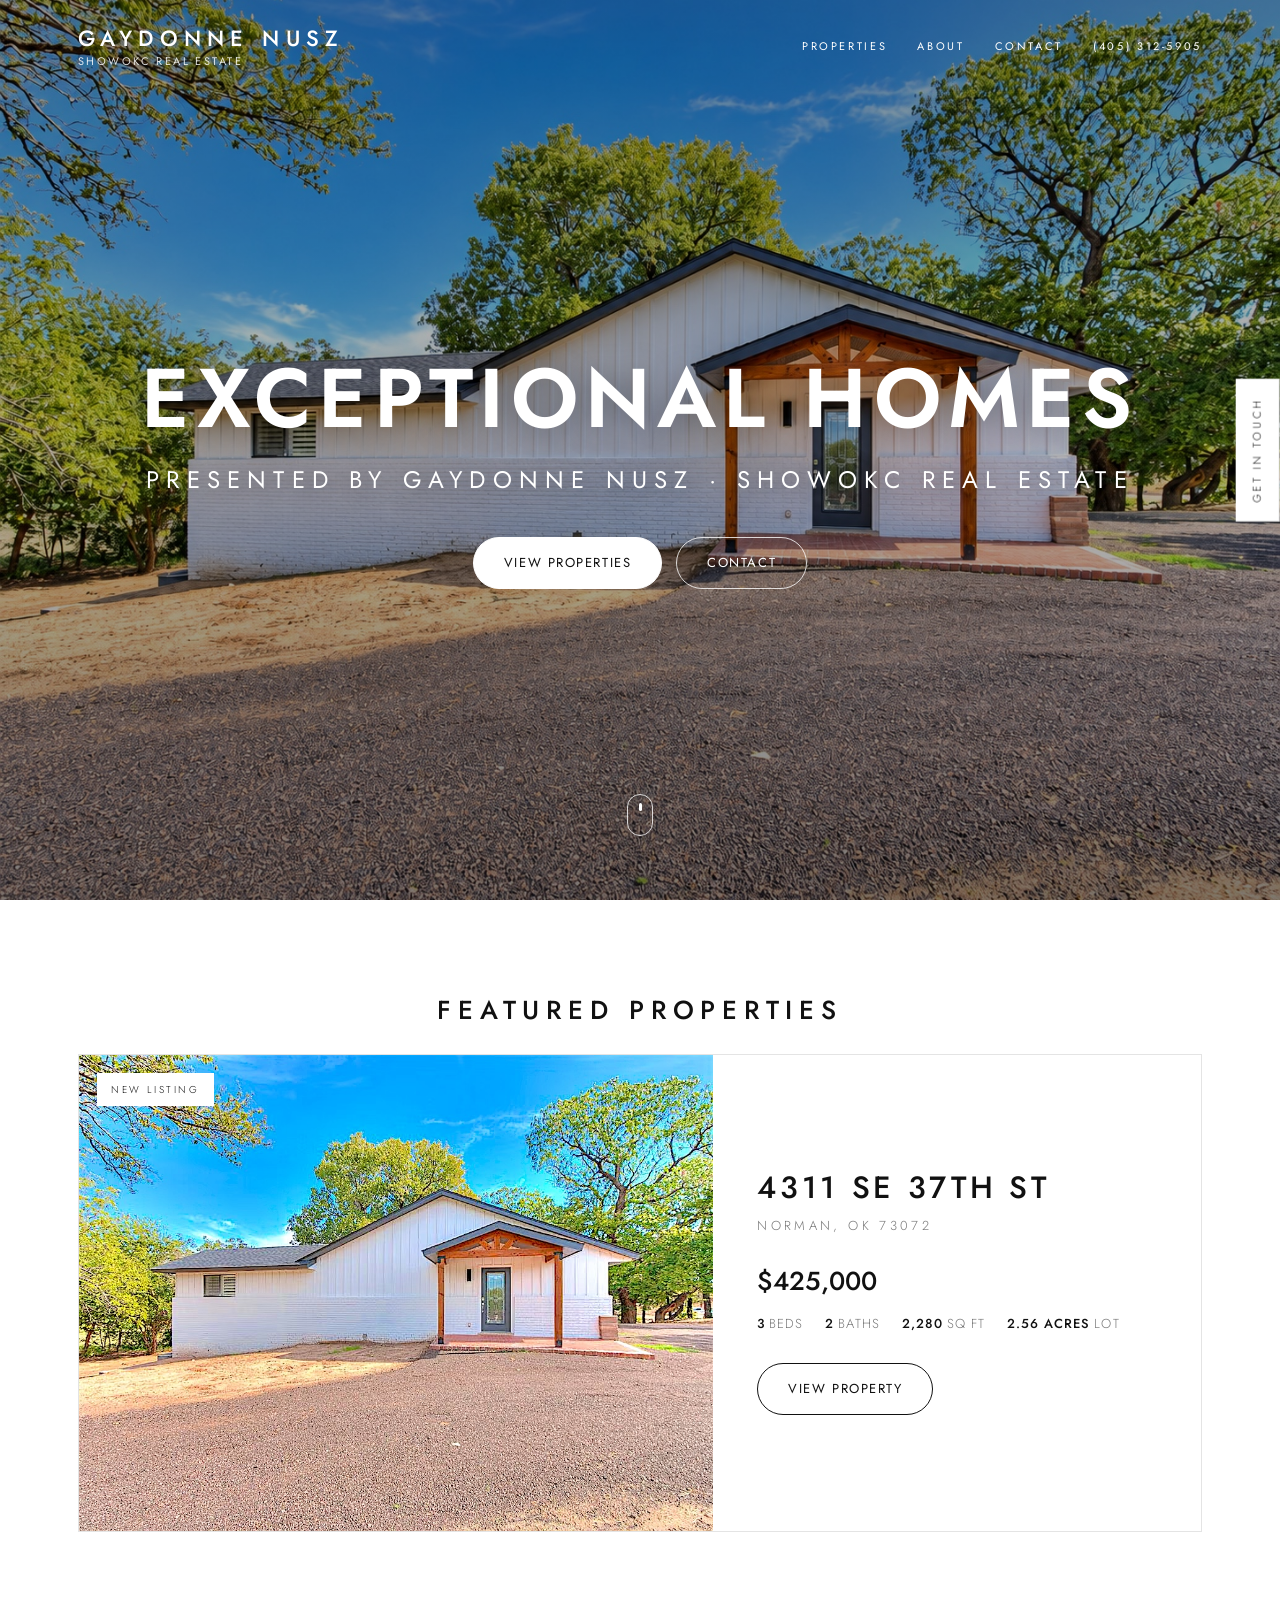
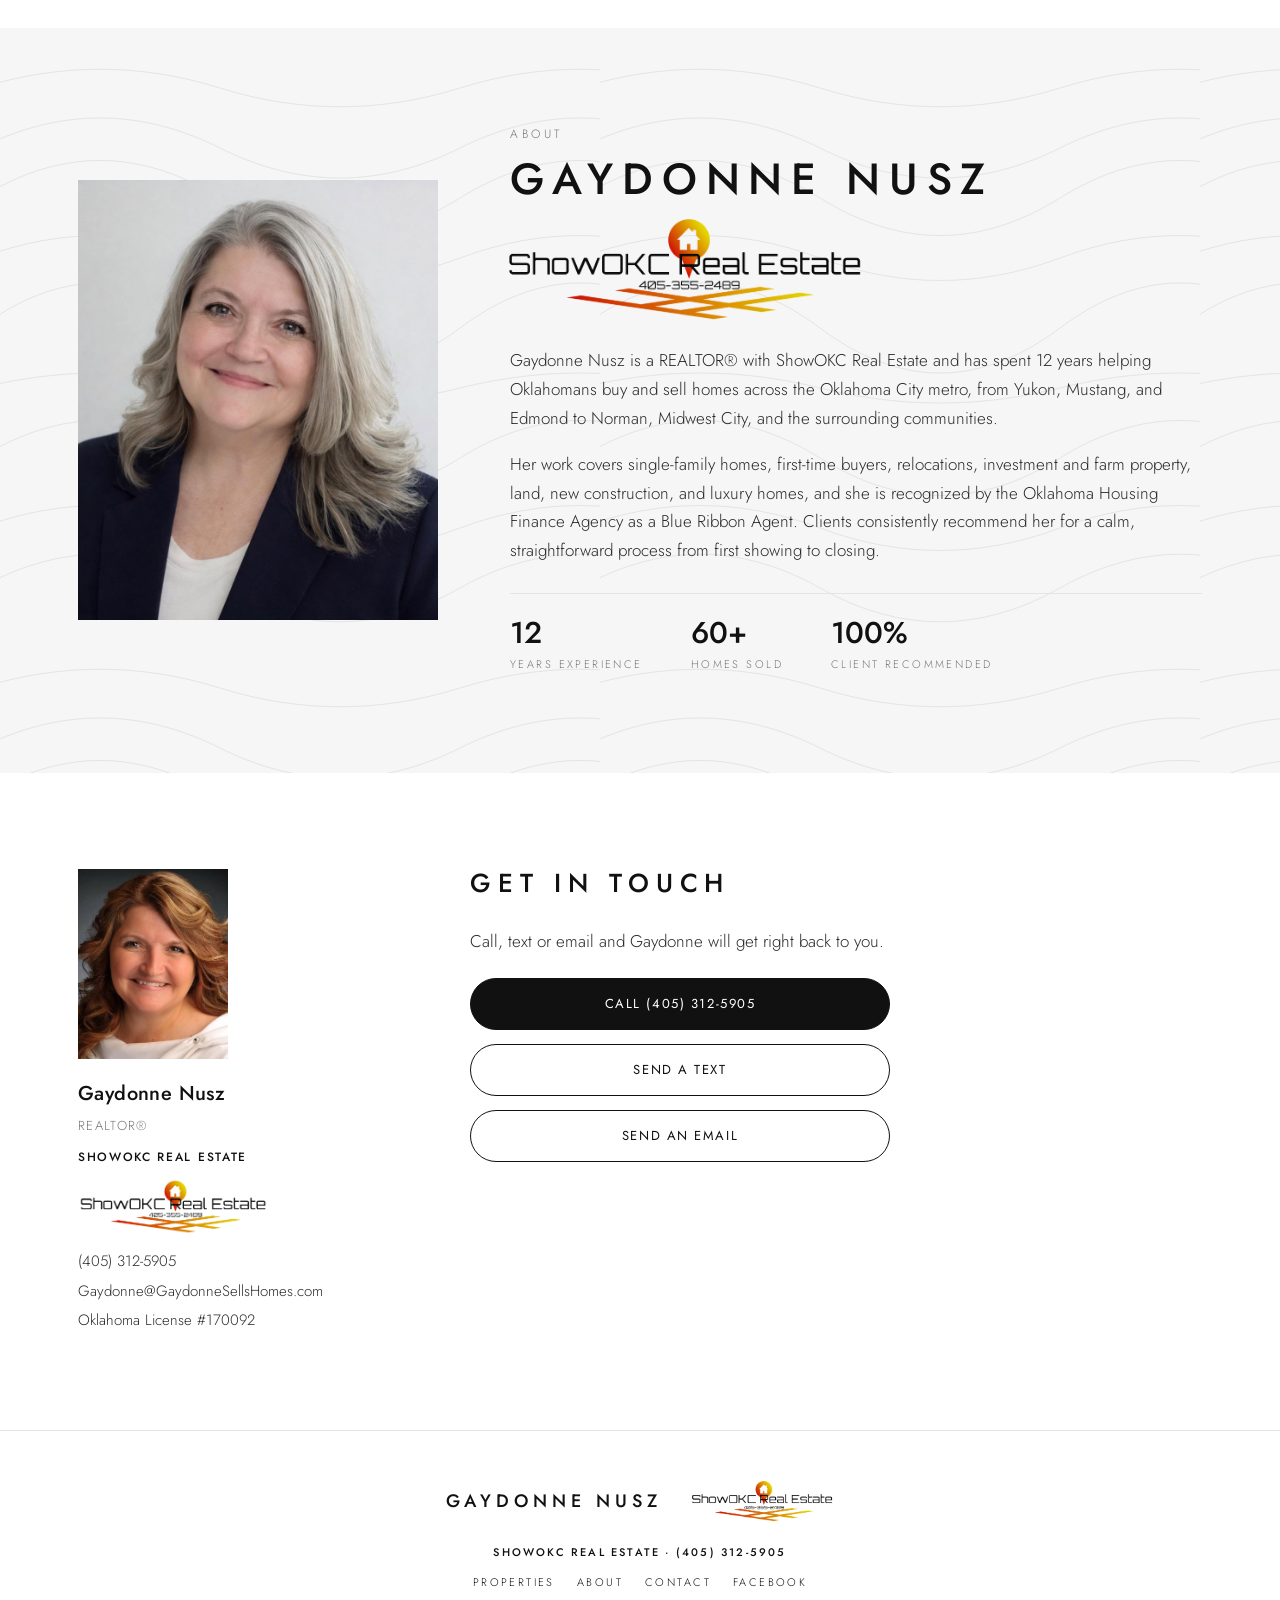
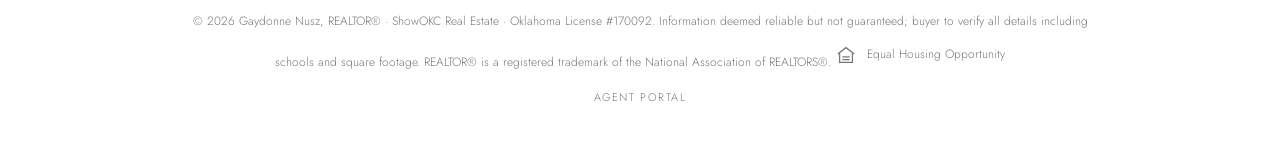
<file: index.html>
<!doctype html>
<html lang="en">
<head>
  <meta charset="utf-8">
  <meta name="viewport" content="width=device-width, initial-scale=1">
  <title>Gaydonne Sells Homes</title>
  <link rel="icon" href="favicon.svg" type="image/svg+xml">
  <link rel="icon" href="favicon-32.png" sizes="32x32" type="image/png">
  <link rel="apple-touch-icon" href="apple-touch-icon.png">
  <meta name="description" content="Homes for sale across the Oklahoma City metro, presented by Gaydonne Nusz, REALTOR® with ShowOKC Real Estate.">
  <meta name="theme-color" content="#ffffff">
  <meta property="og:type" content="website">
  <meta property="og:title" content="Gaydonne Nusz | ShowOKC Real Estate">
  <meta property="og:description" content="Exceptional homes for sale across the Oklahoma City metro. Showings by appointment.">
  <meta property="og:url" content="https://gaydonnesellshomes.com/">
  <meta property="og:image" content="https://gaydonnesellshomes.com/images/norman/hero-kitchen-hq.jpg">
  <meta name="twitter:card" content="summary_large_image">
  <link rel="preconnect" href="https://fonts.googleapis.com">
  <link href="https://fonts.googleapis.com/css2?family=Jost:wght@300;400;500;600&display=swap" rel="stylesheet">
  <link rel="stylesheet" href="styles.css">
</head>
<body>
<header class="nav">
  <div class="container nav__inner">
    <a class="brand" href="index.html">
      <span class="brand__name">Gaydonne Nusz</span>
      <span class="brand__sub">ShowOKC Real Estate</span>
    </a>
    <nav class="nav__links" id="menu"><a href="#properties">Properties</a><a href="#about">About</a><a href="#contact">Contact</a><a href="tel:+14053125905">(405) 312-5905</a></nav>
    <button class="nav__toggle" aria-label="Menu" aria-expanded="false" aria-controls="menu"><svg viewBox="0 0 24 24"><path d="M3 7h18M3 12h18M3 17h18"/></svg></button>
  </div>
</header>

<section class="hero" id="top">
  <img class="hero__img" src="images/hero-front-hq.jpg" alt="">
  <div class="hero__content">
    <h1 class="hero__title">Exceptional Homes</h1>
    <div class="hero__sub">Presented by Gaydonne Nusz · ShowOKC Real Estate</div>
    <div class="hero__actions"><a class="btn btn--white" href="#properties">View Properties</a><a class="btn btn--ghost-light" href="#contact">Contact</a></div>
  </div>
  <div class="hero__scroll" aria-hidden="true"></div>
</section>

<section class="section" id="properties">
  <div class="container">
    <h2 class="h2 h2--center">Featured Properties</h2>
    <div class="properties">
      <article class="property">
        <a class="property__media" href="4311/">
          <img src="images/norman/03.jpg" alt="4311 SE 37th St, Norman" loading="lazy">
          <span class="tag">New Listing</span>
        </a>
        <div class="property__body">
          <h3 class="property__addr">4311 SE 37th St</h3>
          <div class="property__city">Norman, OK 73072</div>
          <div class="property__price">$425,000</div>
          <div class="specs"><span><b>3</b>beds</span><span><b>2</b>baths</span><span><b>2,280</b>sq ft</span><span><b>2.56 acres</b>lot</span></div>
          
          <a class="btn btn--outline property__link" href="4311/">View Property</a>
        </div>
      </article>
    </div>
  </div>
</section>

<section class="section section--topo" id="about">
  <div class="container about">
    <img class="about__img" src="images/agent.jpg" alt="Gaydonne Nusz">
    <div>
      <div class="eyebrow">About</div>
      <h2>Gaydonne Nusz</h2>
      <img class="about__brokerage" src="images/brand/showokc-logo.png" alt="ShowOKC Real Estate, (405) 355-2489">
      <p>Gaydonne Nusz is a REALTOR® with ShowOKC Real Estate and has spent 12 years helping Oklahomans buy and sell homes across the Oklahoma City metro, from Yukon, Mustang, and Edmond to Norman, Midwest City, and the surrounding communities.</p><p>Her work covers single-family homes, first-time buyers, relocations, investment and farm property, land, new construction, and luxury homes, and she is recognized by the Oklahoma Housing Finance Agency as a Blue Ribbon Agent. Clients consistently recommend her for a calm, straightforward process from first showing to closing.</p>
      <div class="stats"><div class="stat"><b>12</b><span>Years experience</span></div><div class="stat"><b>60+</b><span>Homes sold</span></div><div class="stat"><b>100%</b><span>Client recommended</span></div></div>
    </div>
  </div>
</section>

<section class="section " id="contact">
  <div class="container contact">
    <div class="agent">
      <img class="agent__photo" src="images/agent-contact.jpg" alt="Gaydonne Nusz">
      <b>Gaydonne Nusz</b>
      <span class="agent__role">REALTOR®</span>
      <span class="agent__brokerage">ShowOKC Real Estate</span>
      <img class="agent__logo" src="images/brand/showokc-logo.png" alt="ShowOKC Real Estate, (405) 355-2489">
      <a href="tel:+14053125905">(405) 312-5905</a>
      <a href="mailto:Gaydonne@GaydonneSellsHomes.com">Gaydonne@GaydonneSellsHomes.com</a>
      <span>Oklahoma License #170092</span>
    </div>
    <div>
      <h2 class="h2">Get in touch</h2>
      <p class="contact__intro">Call, text or email and Gaydonne will get right back to you.</p>
      <div class="contact__buttons">
        <a class="btn btn--block" href="tel:+14053125905">Call (405) 312-5905</a>
        <a class="btn btn--outline btn--block" href="sms:+14053125905?&body=Hi%20Gaydonne%2C%20I%27d%20like%20to%20talk%20about%20buying%20or%20selling%20a%20home.">Send a Text</a>
        <a class="btn btn--outline btn--block" href="mailto:Gaydonne@GaydonneSellsHomes.com?subject=Website%20inquiry">Send an Email</a>
      </div>
    </div>
  </div>
</section>
<footer class="footer">
  <div class="container">
    <div class="footer__brand">
      <span class="footer__name">Gaydonne Nusz</span>
      <img class="footer__logo" src="images/brand/showokc-logo.png" alt="ShowOKC Real Estate">
    </div>
    <div class="footer__brokerage">ShowOKC Real Estate · <a href="tel:+14053125905">(405) 312-5905</a></div>
    <div class="footer__links"><a href="index.html#properties">Properties</a><a href="index.html#about">About</a><a href="index.html#contact">Contact</a><a href="https://www.facebook.com/nuszrealty">Facebook</a></div>
    <div class="footer__legal">© 2026 Gaydonne Nusz, REALTOR® · ShowOKC Real Estate · Oklahoma License #170092. Information deemed reliable but not guaranteed; buyer to verify all details including schools and square footage. REALTOR® is a registered trademark of the National Association of REALTORS®.
      <div class="eho"><svg viewBox="0 0 24 24"><path d="m3 11 9-7 9 7"/><path d="M5 10v10h14V10"/><path d="M8 14h8M8 17h8"/></svg> Equal Housing Opportunity</div>
      <div class="footer__portal"><a href="portal/" rel="nofollow">Agent Portal</a></div></div>
  </div>
</footer>

<a class="tour-tab" href="#contact">Get in touch</a>
<script src="site.js"></script>
</body>
</html>
</file>
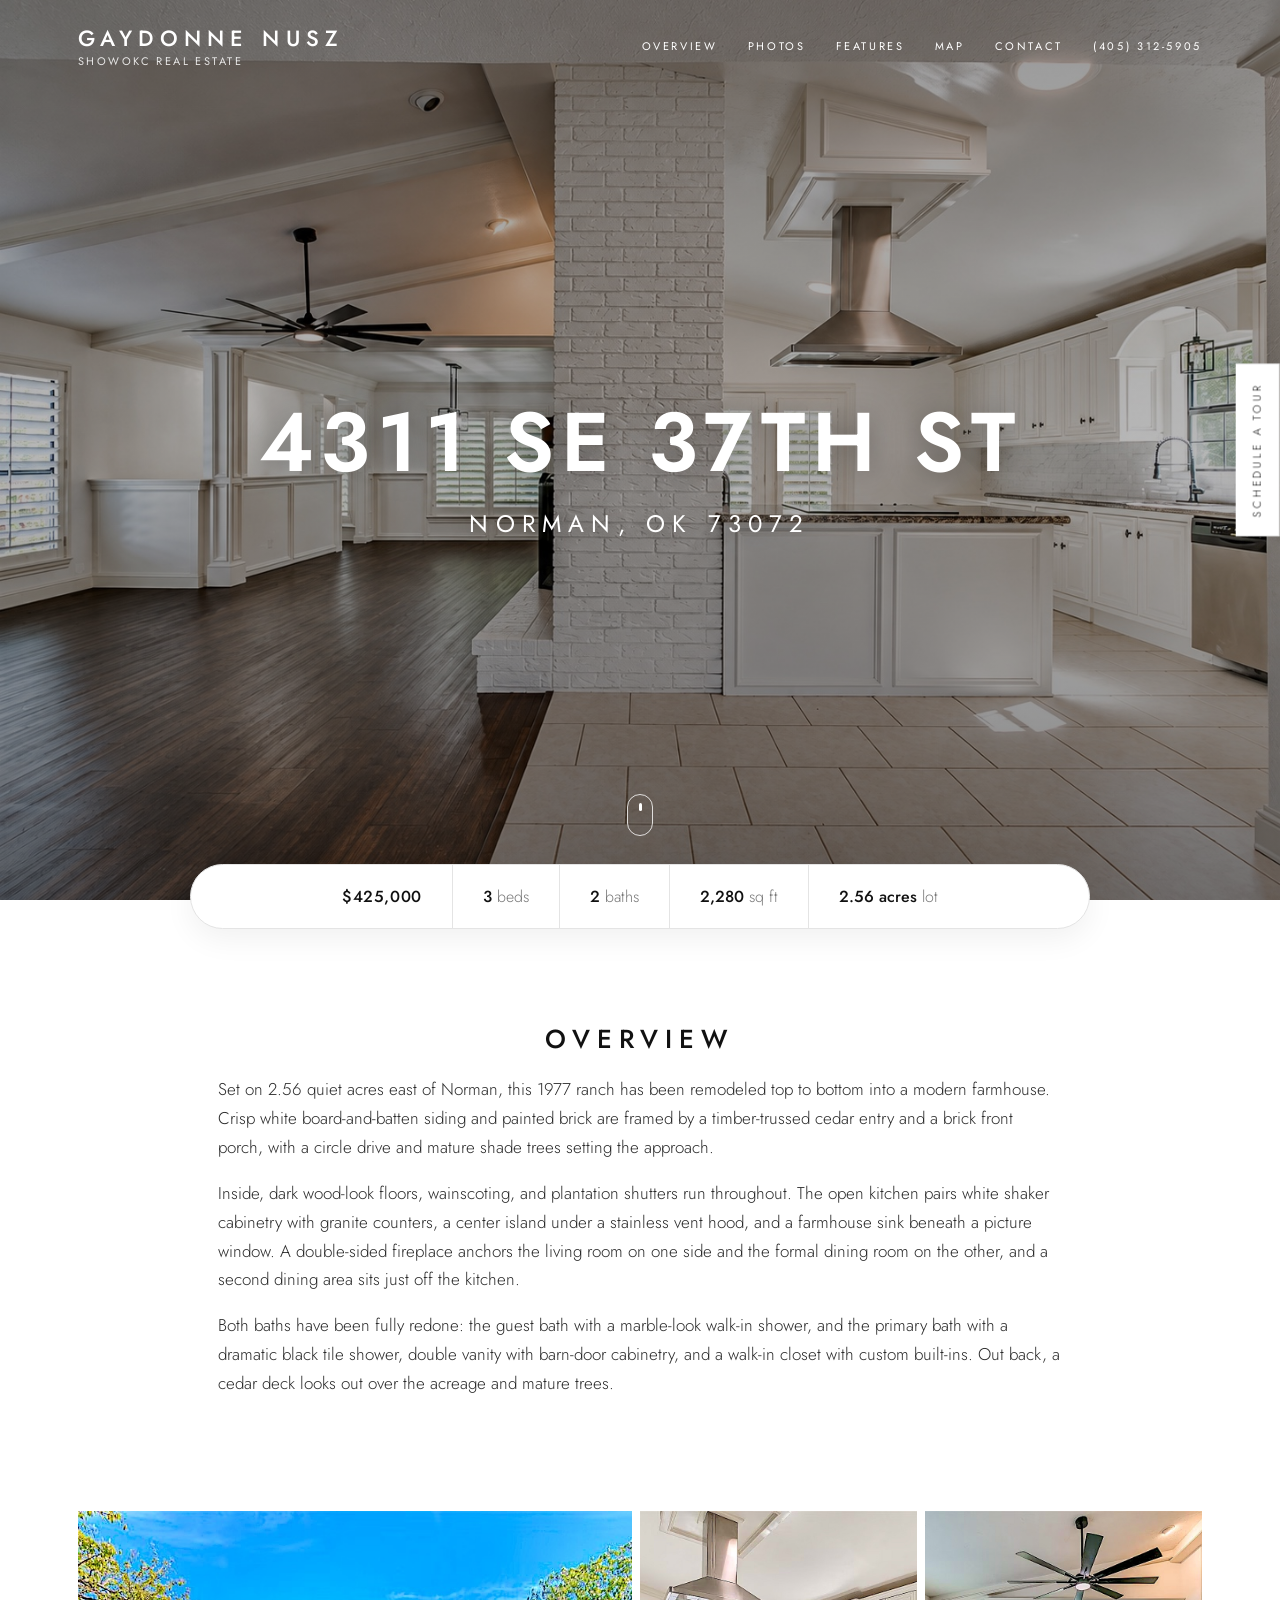
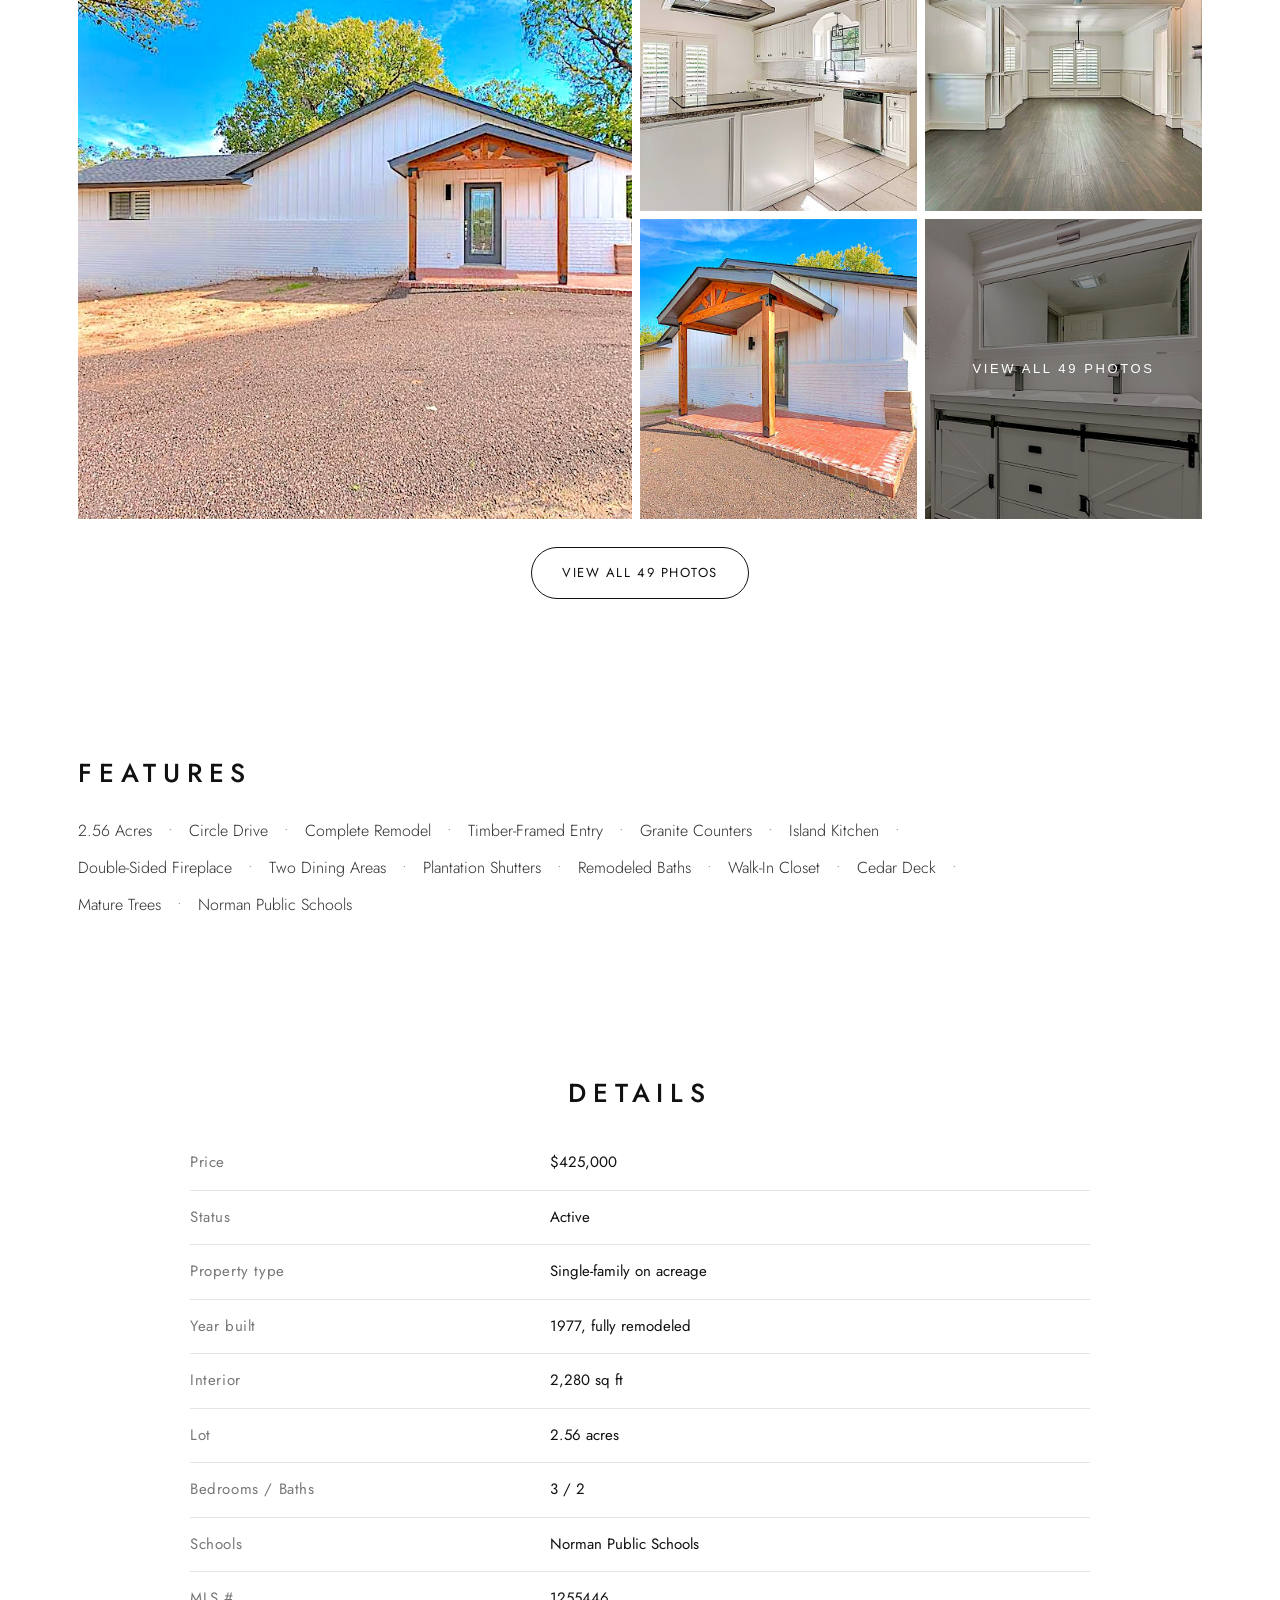
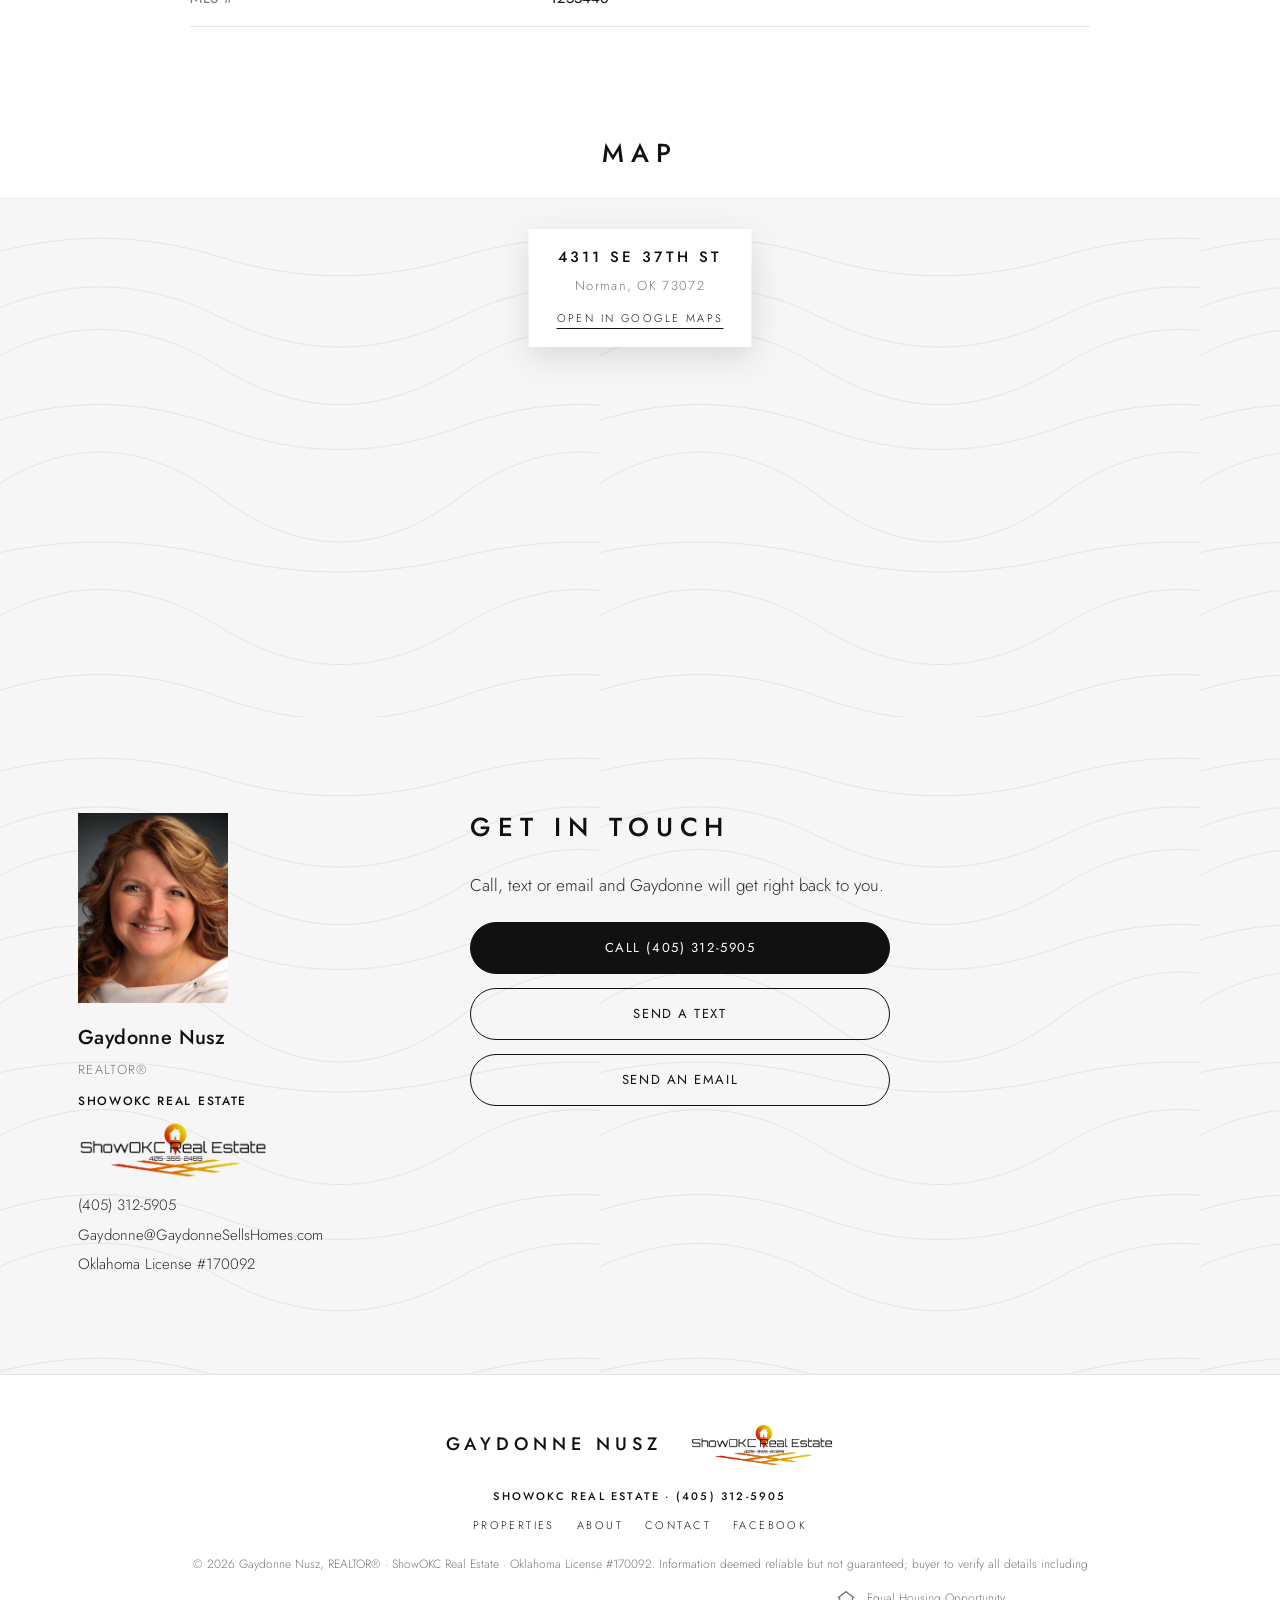
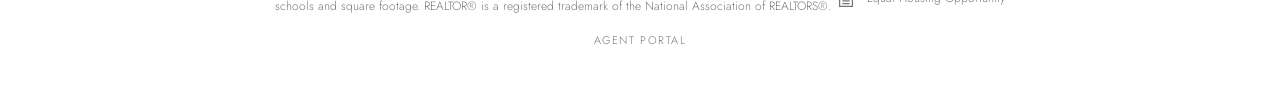
<file: 4311/index.html>
<!doctype html>
<html lang="en">
<head>
  <meta charset="utf-8">
  <meta name="viewport" content="width=device-width, initial-scale=1">
  <title>4311 SE 37th St | Gaydonne Sells Homes</title>
  <link rel="icon" href="../favicon.svg" type="image/svg+xml">
  <link rel="icon" href="../favicon-32.png" sizes="32x32" type="image/png">
  <link rel="apple-touch-icon" href="../apple-touch-icon.png">
  <meta name="description" content="3 bed, 2 bath, 2,280 sq ft on 2.56 acres in Norman, OK. Set on 2.56 quiet acres east of Norman, this 1977 ranch has been remodeled top to bottom into a modern farmhouse. Crisp white board-and-batt…">
  <meta name="theme-color" content="#ffffff">
  <meta property="og:type" content="website">
  <meta property="og:title" content="4311 SE 37th St, Norman — $425,000">
  <meta property="og:description" content="3 bed · 2 bath · 2,280 sq ft · 2.56 acres. Showings by appointment.">
  <meta property="og:url" content="https://gaydonnesellshomes.com/4311/">
  <meta property="og:image" content="https://gaydonnesellshomes.com/images/norman/hero-kitchen-hq.jpg">
  <meta name="twitter:card" content="summary_large_image">
  <link rel="preconnect" href="https://fonts.googleapis.com">
  <link href="https://fonts.googleapis.com/css2?family=Jost:wght@300;400;500;600&display=swap" rel="stylesheet">
  <link rel="stylesheet" href="../styles.css">
</head>
<body>
<header class="nav">
  <div class="container nav__inner">
    <a class="brand" href="../index.html">
      <span class="brand__name">Gaydonne Nusz</span>
      <span class="brand__sub">ShowOKC Real Estate</span>
    </a>
    <nav class="nav__links" id="menu"><a href="#overview">Overview</a><a href="#photos">Photos</a><a href="#features">Features</a><a href="#map">Map</a><a href="#contact">Contact</a><a href="tel:+14053125905">(405) 312-5905</a></nav>
    <button class="nav__toggle" aria-label="Menu" aria-expanded="false" aria-controls="menu"><svg viewBox="0 0 24 24"><path d="M3 7h18M3 12h18M3 17h18"/></svg></button>
  </div>
</header>

<section class="hero" id="top">
  <img class="hero__img" src="../images/norman/hero-kitchen-hq.jpg" alt="4311 SE 37th St, Norman, OK 73072">
  <div class="hero__content">
    
    <h1 class="hero__title">4311 SE 37th St</h1>
    <div class="hero__sub">Norman, OK 73072</div>
  </div>
  <div class="hero__scroll" aria-hidden="true"></div>
</section>

<div class="container">
  <div class="statbar">
    <div class="statbar__price">$425,000</div>
    <div>3<span>beds</span></div>
    <div>2<span>baths</span></div>
    <div>2,280<span>sq ft</span></div>
    <div>2.56 acres<span>lot</span></div>
  </div>
</div>

<section class="section" id="overview">
  <div class="container overview">
    <h2 class="h2">Overview</h2>
    
    <p>Set on 2.56 quiet acres east of Norman, this 1977 ranch has been remodeled top to bottom into a modern farmhouse. Crisp white board-and-batten siding and painted brick are framed by a timber-trussed cedar entry and a brick front porch, with a circle drive and mature shade trees setting the approach.</p><p>Inside, dark wood-look floors, wainscoting, and plantation shutters run throughout. The open kitchen pairs white shaker cabinetry with granite counters, a center island under a stainless vent hood, and a farmhouse sink beneath a picture window. A double-sided fireplace anchors the living room on one side and the formal dining room on the other, and a second dining area sits just off the kitchen.</p><p>Both baths have been fully redone: the guest bath with a marble-look walk-in shower, and the primary bath with a dramatic black tile shower, double vanity with barn-door cabinetry, and a walk-in closet with custom built-ins. Out back, a cedar deck looks out over the acreage and mature trees.</p>
    
  </div>
</section>

<section class="section section--tight" id="photos" style="padding-top:0">
  <div class="container">
    <div class="mosaic">
      <button type="button" data-open-photo="0" aria-label="Front elevation"><img src="../images/norman/03.jpg" alt="Front elevation" loading="lazy"></button>
      <button type="button" data-open-photo="14" aria-label="Kitchen island with vent hood"><img src="../images/norman/12.jpg" alt="Kitchen island with vent hood" loading="lazy"></button>
      <button type="button" data-open-photo="21" aria-label="Living room fireplace"><img src="../images/norman/19.jpg" alt="Living room fireplace" loading="lazy"></button>
      <button type="button" data-open-photo="1" aria-label="Timber-framed entry"><img src="../images/norman/43.jpg" alt="Timber-framed entry" loading="lazy"></button>
      <button type="button" data-open-photo="43" aria-label="Primary bath double vanity"><img src="../images/norman/41.jpg" alt="Primary bath double vanity" loading="lazy"><span class="mosaic__more">View all 49 photos</span></button>
      </div>
    <div class="photos__cta"><button class="btn btn--outline" type="button" data-open-photo="0">View all 49 photos</button></div>
  </div>
</section>
<template id="photo-list"><li data-full="../images/norman/03.jpg" data-thumb="../images/norman/thumbs/03.jpg" data-alt="Front elevation"></li><li data-full="../images/norman/43.jpg" data-thumb="../images/norman/thumbs/43.jpg" data-alt="Timber-framed entry"></li><li data-full="../images/norman/01.jpg" data-thumb="../images/norman/thumbs/01.jpg" data-alt="Covered front porch"></li><li data-full="../images/norman/04.jpg" data-thumb="../images/norman/thumbs/04.jpg" data-alt="Side elevation and deck"></li><li data-full="../images/norman/05.jpg" data-thumb="../images/norman/thumbs/05.jpg" data-alt="Cedar deck"></li><li data-full="../images/norman/06.jpg" data-thumb="../images/norman/thumbs/06.jpg" data-alt="Cedar deck"></li><li data-full="../images/norman/44.jpg" data-thumb="../images/norman/thumbs/44.jpg" data-alt="Deck with tree canopy"></li><li data-full="../images/norman/45.jpg" data-thumb="../images/norman/thumbs/45.jpg" data-alt="Deck overlooking the acreage"></li><li data-full="../images/norman/07.jpg" data-thumb="../images/norman/thumbs/07.jpg" data-alt="Rear elevation"></li><li data-full="../images/norman/46.jpg" data-thumb="../images/norman/thumbs/46.jpg" data-alt="Rear of the home under mature trees"></li><li data-full="../images/norman/08.jpg" data-thumb="../images/norman/thumbs/08.jpg" data-alt="Front of the home from the drive"></li><li data-full="../images/norman/09.jpg" data-thumb="../images/norman/thumbs/09.jpg" data-alt="Entry"></li><li data-full="../images/norman/10.jpg" data-thumb="../images/norman/thumbs/10.jpg" data-alt="Kitchen and living area"></li><li data-full="../images/norman/11.jpg" data-thumb="../images/norman/thumbs/11.jpg" data-alt="Open kitchen"></li><li data-full="../images/norman/12.jpg" data-thumb="../images/norman/thumbs/12.jpg" data-alt="Kitchen island with vent hood"></li><li data-full="../images/norman/13.jpg" data-thumb="../images/norman/thumbs/13.jpg" data-alt="Kitchen"></li><li data-full="../images/norman/14.jpg" data-thumb="../images/norman/thumbs/14.jpg" data-alt="Farmhouse sink with window"></li><li data-full="../images/norman/15.jpg" data-thumb="../images/norman/thumbs/15.jpg" data-alt="Kitchen cabinetry"></li><li data-full="../images/norman/16.jpg" data-thumb="../images/norman/thumbs/16.jpg" data-alt="Range and cabinetry"></li><li data-full="../images/norman/17.jpg" data-thumb="../images/norman/thumbs/17.jpg" data-alt="Built-in pantry"></li><li data-full="../images/norman/18.jpg" data-thumb="../images/norman/thumbs/18.jpg" data-alt="Living room"></li><li data-full="../images/norman/19.jpg" data-thumb="../images/norman/thumbs/19.jpg" data-alt="Living room fireplace"></li><li data-full="../images/norman/20.jpg" data-thumb="../images/norman/thumbs/20.jpg" data-alt="Living room"></li><li data-full="../images/norman/21.jpg" data-thumb="../images/norman/thumbs/21.jpg" data-alt="Living room with plantation shutters"></li><li data-full="../images/norman/22.jpg" data-thumb="../images/norman/thumbs/22.jpg" data-alt="Living room"></li><li data-full="../images/norman/23.jpg" data-thumb="../images/norman/thumbs/23.jpg" data-alt="Double-sided fireplace"></li><li data-full="../images/norman/24.jpg" data-thumb="../images/norman/thumbs/24.jpg" data-alt="Dining room"></li><li data-full="../images/norman/25.jpg" data-thumb="../images/norman/thumbs/25.jpg" data-alt="Second dining area"></li><li data-full="../images/norman/26.jpg" data-thumb="../images/norman/thumbs/26.jpg" data-alt="Hallway"></li><li data-full="../images/norman/27.jpg" data-thumb="../images/norman/thumbs/27.jpg" data-alt="Guest bath shower"></li><li data-full="../images/norman/28.jpg" data-thumb="../images/norman/thumbs/28.jpg" data-alt="Guest bath vanity"></li><li data-full="../images/norman/29.jpg" data-thumb="../images/norman/thumbs/29.jpg" data-alt="Marble-look walk-in shower"></li><li data-full="../images/norman/30.jpg" data-thumb="../images/norman/thumbs/30.jpg" data-alt="Bedroom"></li><li data-full="../images/norman/31.jpg" data-thumb="../images/norman/thumbs/31.jpg" data-alt="Bedroom"></li><li data-full="../images/norman/32.jpg" data-thumb="../images/norman/thumbs/32.jpg" data-alt="Fireplace room"></li><li data-full="../images/norman/33.jpg" data-thumb="../images/norman/thumbs/33.jpg" data-alt="Staircase"></li><li data-full="../images/norman/34.jpg" data-thumb="../images/norman/thumbs/34.jpg" data-alt="Room with fireplace"></li><li data-full="../images/norman/35.jpg" data-thumb="../images/norman/thumbs/35.jpg" data-alt="Bedroom"></li><li data-full="../images/norman/36.jpg" data-thumb="../images/norman/thumbs/36.jpg" data-alt="Bedroom"></li><li data-full="../images/norman/37.jpg" data-thumb="../images/norman/thumbs/37.jpg" data-alt="Bedroom"></li><li data-full="../images/norman/38.jpg" data-thumb="../images/norman/thumbs/38.jpg" data-alt="Bedroom"></li><li data-full="../images/norman/39.jpg" data-thumb="../images/norman/thumbs/39.jpg" data-alt="Walk-in closet"></li><li data-full="../images/norman/40.jpg" data-thumb="../images/norman/thumbs/40.jpg" data-alt="Primary bath"></li><li data-full="../images/norman/41.jpg" data-thumb="../images/norman/thumbs/41.jpg" data-alt="Primary bath double vanity"></li><li data-full="../images/norman/42.jpg" data-thumb="../images/norman/thumbs/42.jpg" data-alt="Primary bath shower"></li><li data-full="../images/norman/02.jpg" data-thumb="../images/norman/thumbs/02.jpg" data-alt="Aerial view"></li><li data-full="../images/norman/47.jpg" data-thumb="../images/norman/thumbs/47.jpg" data-alt="Aerial of the 2.56 acres"></li><li data-full="../images/norman/48.jpg" data-thumb="../images/norman/thumbs/48.jpg" data-alt="Aerial with circle drive"></li><li data-full="../images/norman/49.jpg" data-thumb="../images/norman/thumbs/49.jpg" data-alt="Aerial"></li></template>

<section class="section" id="features">
  <div class="container">
    <h2 class="h2">Features</h2>
    <ul class="features"><li>2.56 Acres</li><li>Circle Drive</li><li>Complete Remodel</li><li>Timber-Framed Entry</li><li>Granite Counters</li><li>Island Kitchen</li><li>Double-Sided Fireplace</li><li>Two Dining Areas</li><li>Plantation Shutters</li><li>Remodeled Baths</li><li>Walk-In Closet</li><li>Cedar Deck</li><li>Mature Trees</li><li>Norman Public Schools</li></ul>
  </div>
</section>



<section class="section section--tight" id="details">
  <div class="container">
    <h2 class="h2 h2--center">Details</h2>
    <table class="details"><tr><th>Price</th><td>$425,000</td></tr><tr><th>Status</th><td>Active</td></tr><tr><th>Property type</th><td>Single-family on acreage</td></tr><tr><th>Year built</th><td>1977, fully remodeled</td></tr><tr><th>Interior</th><td>2,280 sq ft</td></tr><tr><th>Lot</th><td>2.56 acres</td></tr><tr><th>Bedrooms / Baths</th><td>3 / 2</td></tr><tr><th>Schools</th><td>Norman Public Schools</td></tr><tr><th>MLS #</th><td>1255446</td></tr></table>
  </div>
</section>

<section id="map">
  <div class="container"><h2 class="h2 h2--center" style="padding-top:48px">Map</h2></div>
  <div class="map">
    <div class="map__card"><b>4311 SE 37th St</b><span>Norman, OK 73072</span><br><a href="https://www.google.com/maps/search/?api=1&query=4311+SE+37th+St,+Norman,+OK+73072" target="_blank" rel="noopener">Open in Google Maps</a></div>
    <iframe loading="lazy" referrerpolicy="no-referrer-when-downgrade" title="Map of 4311 SE 37th St, Norman, OK 73072" src="https://www.google.com/maps?q=4311+SE+37th+St,+Norman,+OK+73072&z=14&output=embed"></iframe>
  </div>
</section>

<section class="section section--topo" id="contact">
  <div class="container contact">
    <div class="agent">
      <img class="agent__photo" src="../images/agent-contact.jpg" alt="Gaydonne Nusz">
      <b>Gaydonne Nusz</b>
      <span class="agent__role">REALTOR®</span>
      <span class="agent__brokerage">ShowOKC Real Estate</span>
      <img class="agent__logo" src="../images/brand/showokc-logo.png" alt="ShowOKC Real Estate, (405) 355-2489">
      <a href="tel:+14053125905">(405) 312-5905</a>
      <a href="mailto:Gaydonne@GaydonneSellsHomes.com">Gaydonne@GaydonneSellsHomes.com</a>
      <span>Oklahoma License #170092</span>
    </div>
    <div>
      <h2 class="h2">Get in touch</h2>
      <p class="contact__intro">Call, text or email and Gaydonne will get right back to you.</p>
      <div class="contact__buttons">
        <a class="btn btn--block" href="tel:+14053125905">Call (405) 312-5905</a>
        <a class="btn btn--outline btn--block" href="sms:+14053125905?&body=Hi%20Gaydonne%2C%20I%27d%20like%20to%20schedule%20a%20tour%20of%204311%20SE%2037th%20St.">Send a Text</a>
        <a class="btn btn--outline btn--block" href="mailto:Gaydonne@GaydonneSellsHomes.com?subject=Inquiry%3A%204311%20SE%2037th%20St%2C%20Norman%2C%20OK%2073072">Send an Email</a>
      </div>
    </div>
  </div>
</section>
<footer class="footer">
  <div class="container">
    <div class="footer__brand">
      <span class="footer__name">Gaydonne Nusz</span>
      <img class="footer__logo" src="../images/brand/showokc-logo.png" alt="ShowOKC Real Estate">
    </div>
    <div class="footer__brokerage">ShowOKC Real Estate · <a href="tel:+14053125905">(405) 312-5905</a></div>
    <div class="footer__links"><a href="../index.html#properties">Properties</a><a href="../index.html#about">About</a><a href="../index.html#contact">Contact</a><a href="https://www.facebook.com/nuszrealty">Facebook</a></div>
    <div class="footer__legal">© 2026 Gaydonne Nusz, REALTOR® · ShowOKC Real Estate · Oklahoma License #170092. Information deemed reliable but not guaranteed; buyer to verify all details including schools and square footage. REALTOR® is a registered trademark of the National Association of REALTORS®.
      <div class="eho"><svg viewBox="0 0 24 24"><path d="m3 11 9-7 9 7"/><path d="M5 10v10h14V10"/><path d="M8 14h8M8 17h8"/></svg> Equal Housing Opportunity</div>
      <div class="footer__portal"><a href="../portal/" rel="nofollow">Agent Portal</a></div></div>
  </div>
</footer>

<a class="tour-tab" href="sms:+14053125905?&body=Hi%20Gaydonne%2C%20I%27d%20like%20to%20schedule%20a%20tour%20of%204311%20SE%2037th%20St.">Schedule a Tour</a>
<script src="../site.js"></script>
</body>
</html>
</file>
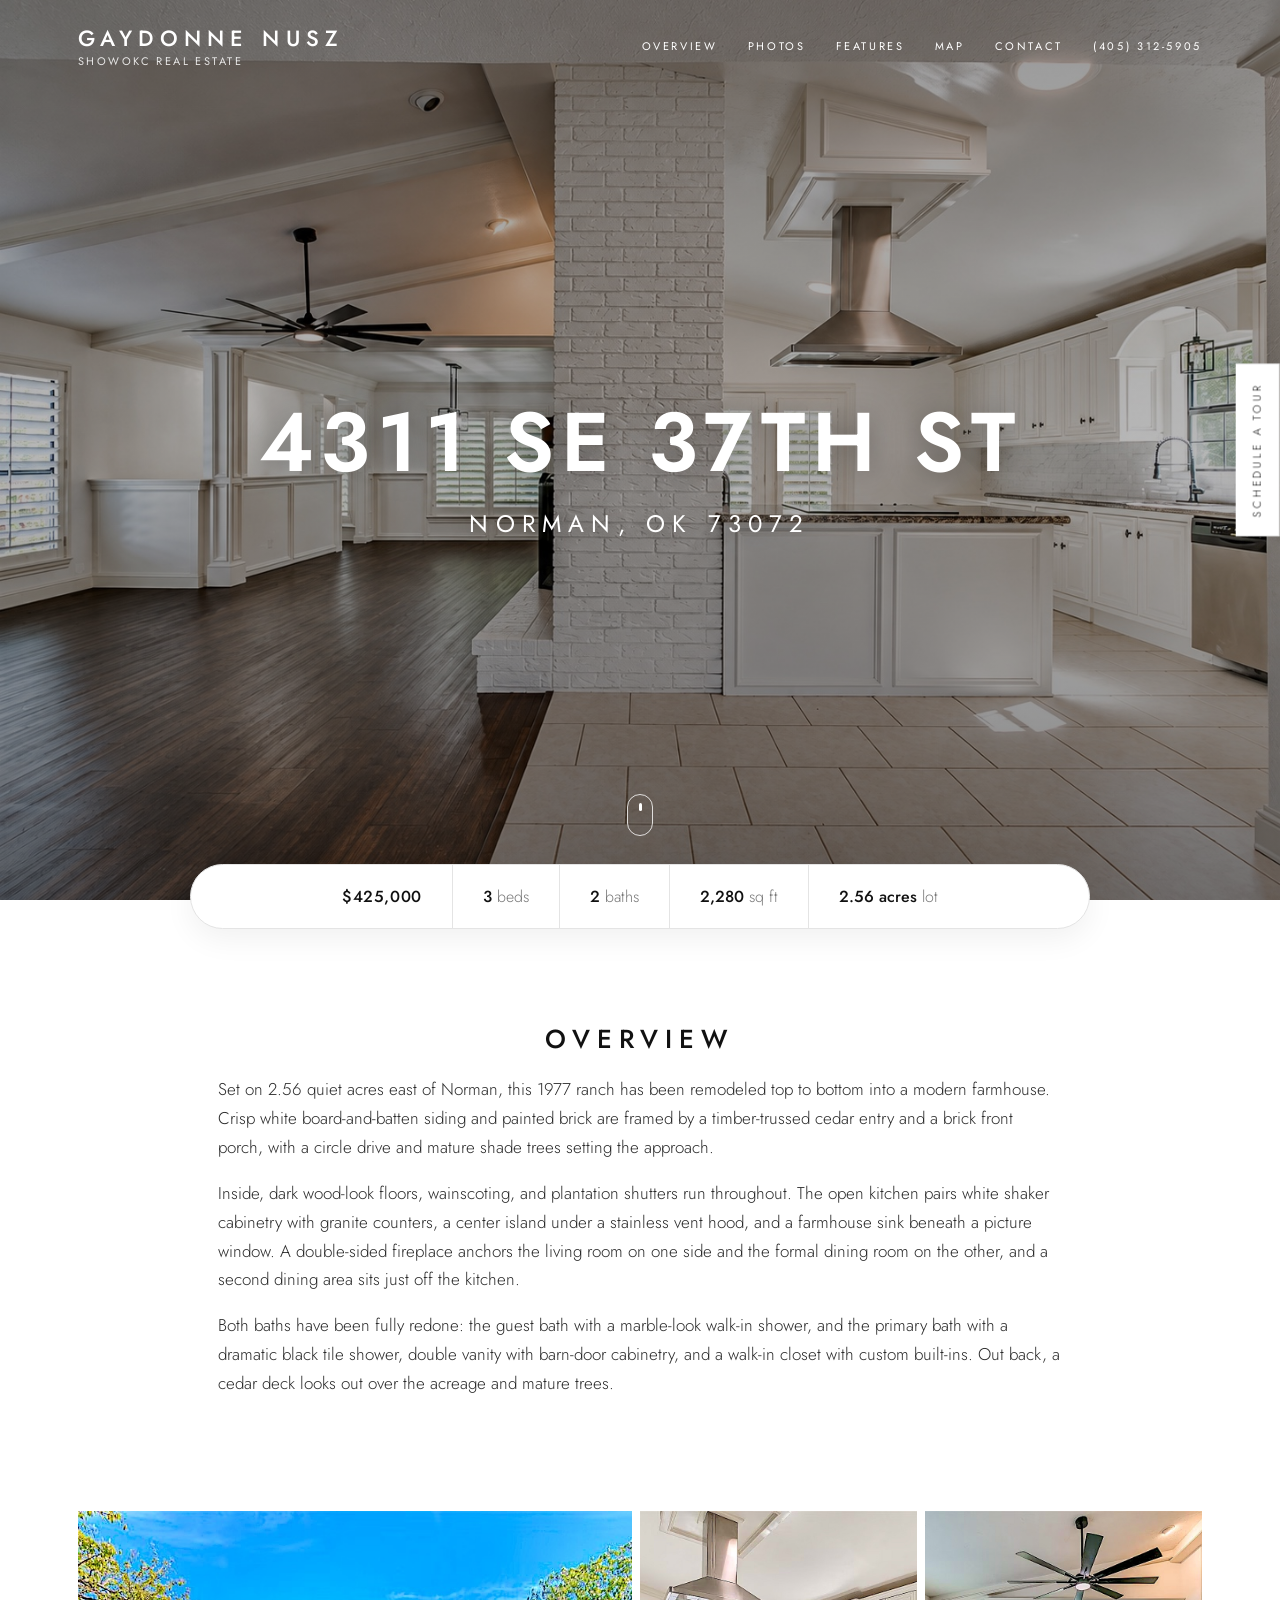
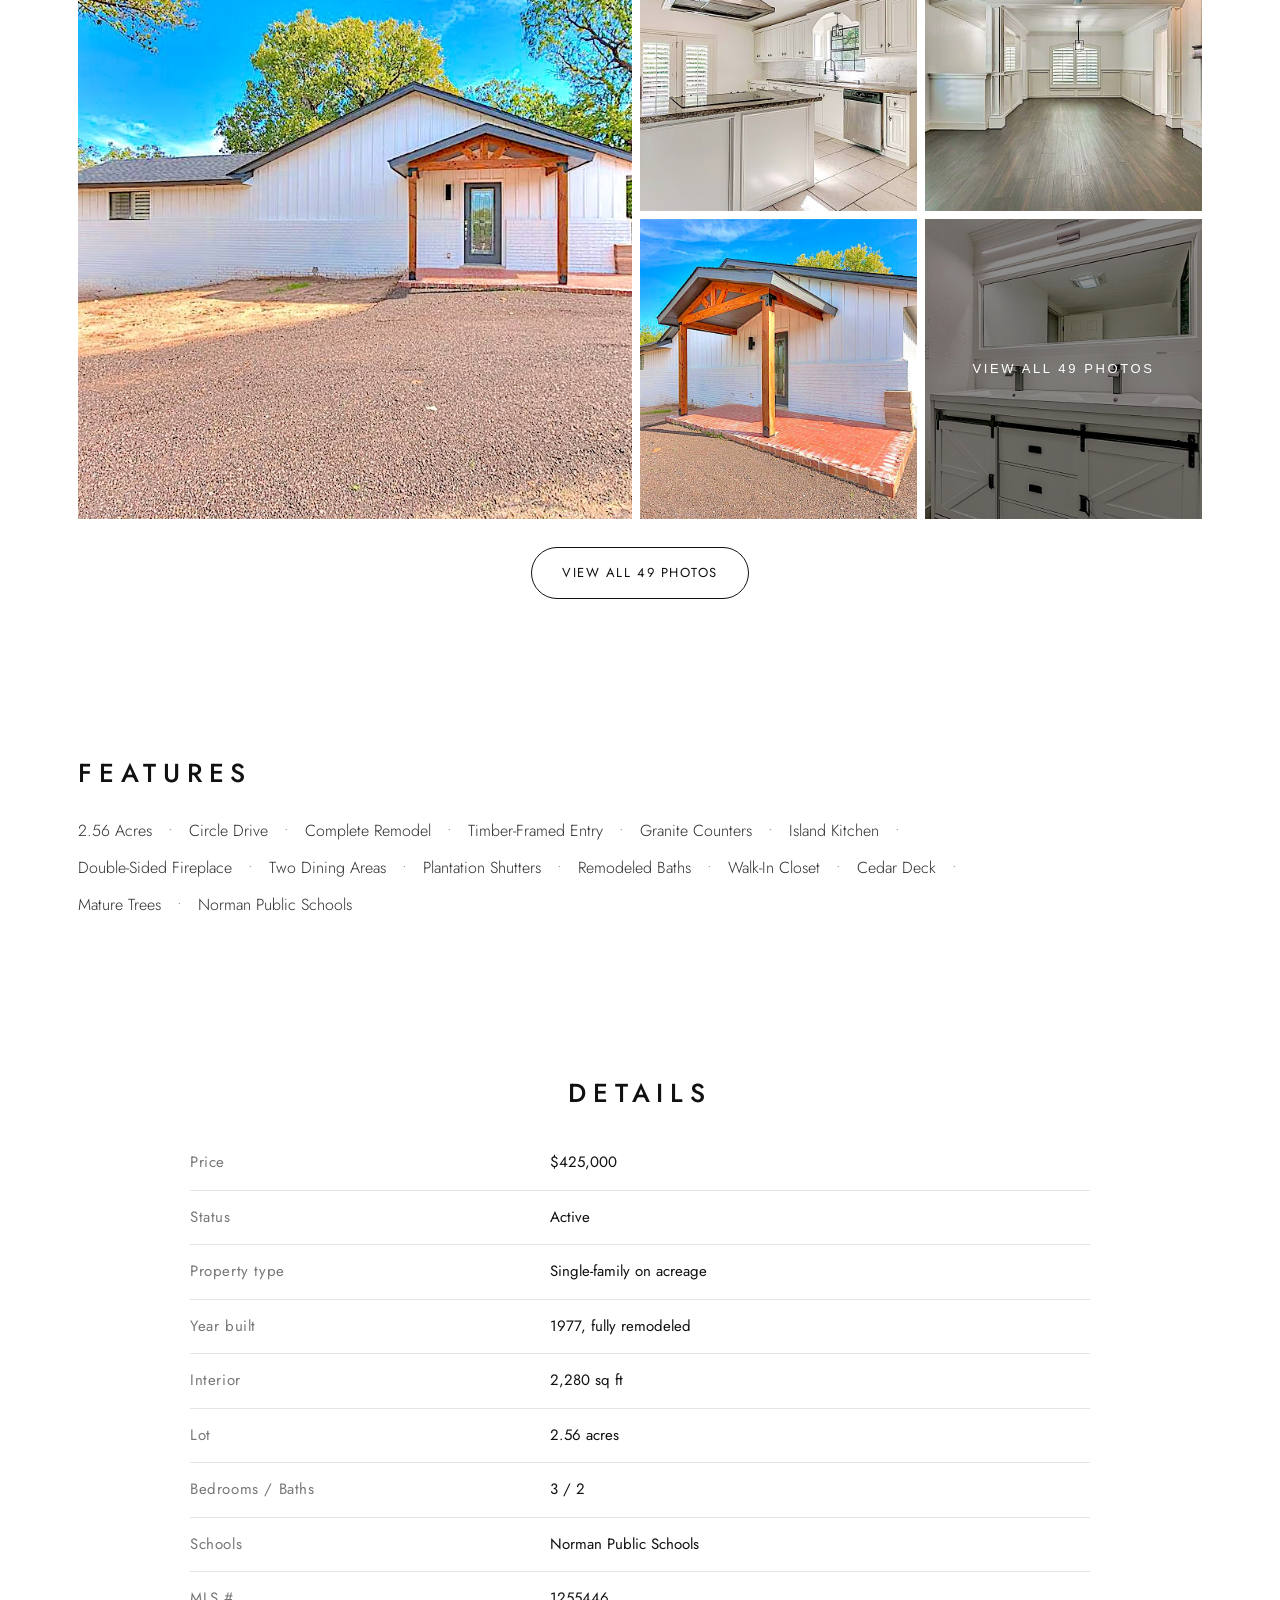
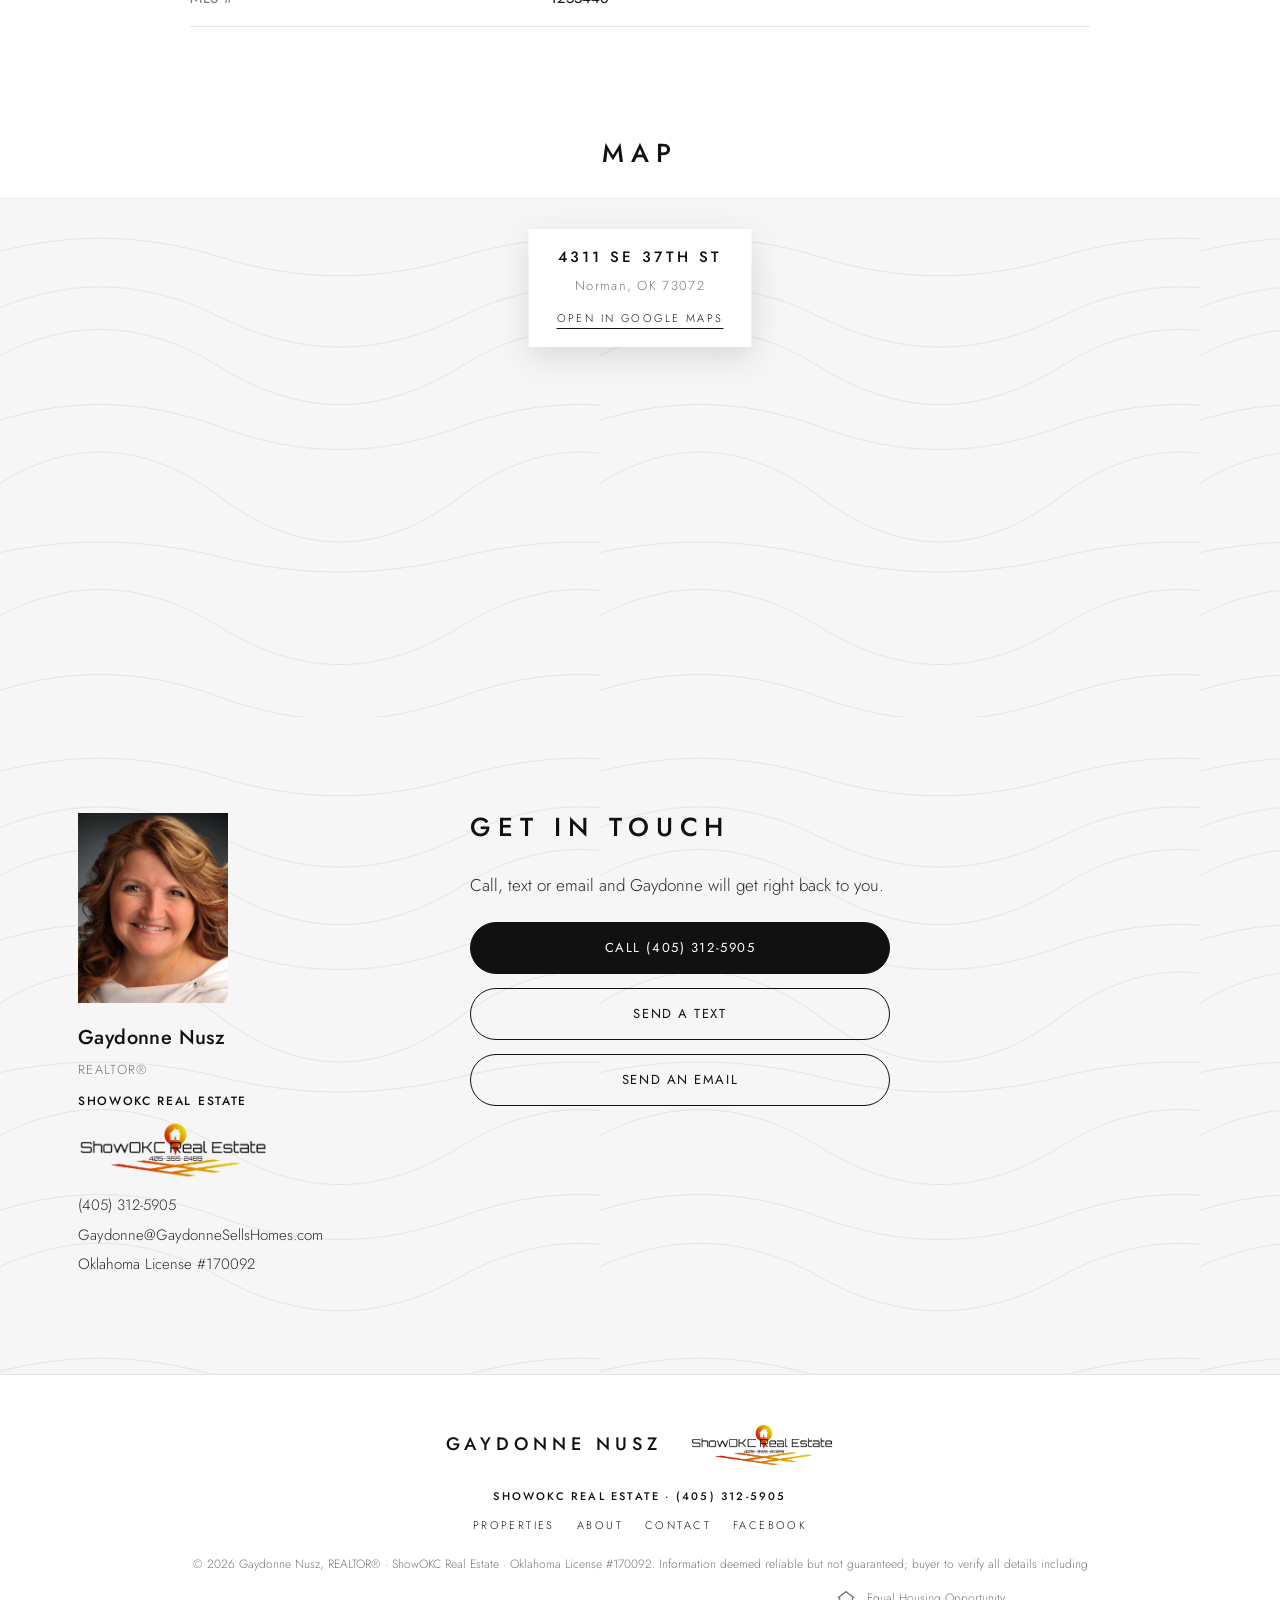
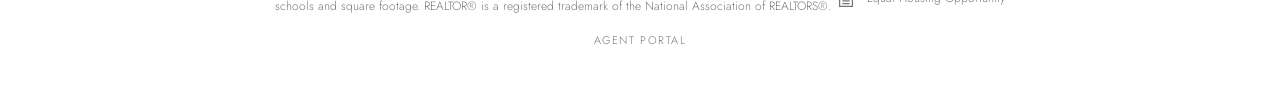
<file: listings/4311-se-37th-st-norman.html>
<!doctype html>
<html lang="en"><head><meta charset="utf-8">
<title>Redirecting…</title>
<link rel="canonical" href="https://gaydonnesellshomes.com/4311/">
<meta http-equiv="refresh" content="0; url=../4311/">
<script>location.replace("../4311/" + location.hash)</script>
</head><body><a href="../4311/">This listing has moved here.</a></body></html>
</file>
<file: styles.css>
/* =====================================================================
   "North" style — light, airy single-property layout
   ===================================================================== */
:root {
  --ink: #111111;
  --text: #2b2b2b;
  --muted: #777777;
  --line: #e4e4e4;
  --bg: #ffffff;
  --bg-2: #f6f6f6;
  --accent: #111111;
  --sans: "Jost", "Futura", "Helvetica Neue", Arial, sans-serif;
  --container: 1180px;
  --ease: cubic-bezier(.2,.7,.2,1);
  --topo: url("data:image/svg+xml,%3Csvg xmlns='http://www.w3.org/2000/svg' width='600' height='600' viewBox='0 0 600 600'%3E%3Cg fill='none' stroke='%23000' stroke-opacity='.07' stroke-width='1'%3E%3Cpath d='M-20 120c80-40 160-40 240 0s160 40 240 0 160-40 240 0'/%3E%3Cpath d='M-20 170c80-50 160-50 240 0s160 50 240 0 160-50 240 0'/%3E%3Cpath d='M-20 230c80-30 160-30 240 0s160 30 240 0 160-30 240 0'/%3E%3Cpath d='M-20 300c80-60 160-60 240 0s160 60 240 0 160-60 240 0'/%3E%3Cpath d='M-20 360c80-20 160-20 240 0s160 20 240 0 160-20 240 0'/%3E%3Cpath d='M-20 430c80-50 160-50 240 0s160 50 240 0 160-50 240 0'/%3E%3Cpath d='M-20 500c80-30 160-30 240 0s160 30 240 0 160-30 240 0'/%3E%3Cpath d='M-20 560c80-45 160-45 240 0s160 45 240 0 160-45 240 0'/%3E%3Cpath d='M-20 60c80-25 160-25 240 0s160 25 240 0 160-25 240 0'/%3E%3C/g%3E%3C/svg%3E");
}

* { box-sizing: border-box; }
html { scroll-behavior: smooth; -webkit-text-size-adjust: 100%; }
body { margin: 0; font-family: var(--sans); font-weight: 300; font-size: 17px; line-height: 1.7; color: var(--text); background: var(--bg); }
img { display: block; max-width: 100%; }
a { color: inherit; text-decoration: none; }
h1, h2, h3, h4 { margin: 0; font-weight: 500; line-height: 1.15; }
p { margin: 0 0 1em; }

.container { max-width: var(--container); margin: 0 auto; padding: 0 28px; }
.section { padding: 96px 0; }
.section--tight { padding: 64px 0; }
.section--topo { background: var(--bg-2) var(--topo); }
.h2 { font-size: 26px; letter-spacing: 0.26em; text-transform: uppercase; font-weight: 500; color: var(--ink); margin-bottom: 28px; }
.h2--center { text-align: center; }
.eyebrow { font-size: 12px; letter-spacing: 0.3em; text-transform: uppercase; color: var(--muted); margin-bottom: 10px; }

/* ---------- Buttons ---------- */
.btn { display: inline-flex; align-items: center; justify-content: center; gap: 10px; padding: 14px 30px; border-radius: 999px; font: inherit; font-size: 13px; font-weight: 400; letter-spacing: 0.12em; text-transform: uppercase; cursor: pointer; border: 1px solid var(--ink); background: var(--ink); color: #fff; transition: all .2s var(--ease); }
.btn:hover { background: #333; border-color: #333; }
.btn--outline { background: transparent; color: var(--ink); }
.btn--outline:hover { background: var(--ink); color: #fff; }
.btn--white { background: #fff; color: var(--ink); border-color: #fff; }
.btn--white:hover { background: transparent; color: #fff; }
.btn--ghost-light { background: transparent; color: #fff; border-color: rgba(255,255,255,.8); }
.btn--ghost-light:hover { background: #fff; color: var(--ink); }
.btn--block { width: 100%; }
.btn svg { width: 16px; height: 16px; stroke: currentColor; fill: none; stroke-width: 1.8; stroke-linecap: round; stroke-linejoin: round; }

/* ---------- Nav ---------- */
.nav { position: fixed; inset: 0 0 auto 0; z-index: 50; padding: 26px 0; color: #fff; transition: background .3s, padding .3s, color .3s, box-shadow .3s; }
.nav.is-scrolled, .nav--solid { background: rgba(255,255,255,.96); color: var(--ink); padding: 14px 0; box-shadow: 0 1px 0 var(--line); }
.nav__inner { display: flex; align-items: center; justify-content: space-between; gap: 24px; }
.brand { display: flex; flex-direction: column; line-height: 1.1; }
.brand__name { font-size: 22px; font-weight: 500; letter-spacing: 0.28em; text-transform: uppercase; }
.brand__sub { font-size: 11px; font-weight: 400; letter-spacing: 0.22em; text-transform: uppercase; margin-top: 5px; opacity: .85; } /* >= 50% of .brand__name (22px) */
.nav__links { display: flex; gap: 30px; align-items: center; }
.nav__links a { font-size: 11px; letter-spacing: 0.24em; text-transform: uppercase; font-weight: 400; position: relative; padding: 4px 0; white-space: nowrap; }
.nav__links a::after { content: ""; position: absolute; left: 0; bottom: 0; width: 0; height: 1px; background: currentColor; transition: width .25s var(--ease); }
.nav__links a:hover::after { width: 100%; }
.nav__toggle { display: none; background: none; border: 0; color: inherit; width: 44px; height: 44px; cursor: pointer; }
.nav__toggle svg { width: 26px; height: 26px; stroke: currentColor; fill: none; stroke-width: 1.6; stroke-linecap: round; }

/* ---------- Hero ---------- */
.hero { position: relative; min-height: min(100svh, 1000px); display: grid; place-items: center; text-align: center; color: #fff; isolation: isolate; }
.hero__img { position: absolute; inset: 0; width: 100%; height: 100%; object-fit: cover; z-index: -2; }
.hero::after { content: ""; position: absolute; inset: 0; z-index: -1; background: linear-gradient(180deg, rgba(0,0,0,.4) 0%, rgba(0,0,0,.28) 50%, rgba(0,0,0,.5) 100%); }
.hero__content { padding: 120px 24px 80px; width: 100%; max-width: 1100px; }
.hero__title { font-size: clamp(38px, 6.5vw, 86px); font-weight: 600; letter-spacing: 0.08em; text-transform: uppercase; text-shadow: 0 2px 30px rgba(0,0,0,.35); }
.hero__sub { font-size: clamp(15px, 2vw, 24px); letter-spacing: 0.3em; text-transform: uppercase; font-weight: 400; margin-top: 14px; text-shadow: 0 2px 20px rgba(0,0,0,.4); }
.hero__actions { margin-top: 36px; display: flex; gap: 14px; justify-content: center; flex-wrap: wrap; }
.hero__scroll { position: absolute; left: 50%; bottom: 64px; transform: translateX(-50%); width: 26px; height: 42px; border: 1.5px solid rgba(255,255,255,.8); border-radius: 14px; }
.hero__scroll::after { content: ""; position: absolute; left: 50%; top: 8px; width: 3px; height: 8px; margin-left: -1.5px; border-radius: 2px; background: #fff; animation: scroll 1.8s infinite; }
@keyframes scroll { 0% { transform: translateY(0); opacity: 1 } 70% { transform: translateY(14px); opacity: 0 } 100% { opacity: 0 } }

/* ---------- Stats bar ---------- */
.statbar { display: flex; justify-content: center; flex-wrap: wrap; border: 1px solid var(--line); border-radius: 999px; background: #fff; margin: -36px auto 0; position: relative; z-index: 2; max-width: 900px; box-shadow: 0 10px 30px rgba(0,0,0,.06); }
.statbar div { padding: 18px 30px; font-size: 16px; font-weight: 500; color: var(--ink); border-right: 1px solid var(--line); white-space: nowrap; }
.statbar div:last-child { border-right: 0; }
.statbar span { font-weight: 300; color: var(--muted); margin-left: 5px; }
.statbar .statbar__price { letter-spacing: 0.04em; }

/* ---------- Overview ---------- */
.overview { max-width: 900px; margin: 0 auto; text-align: center; }
.overview p { font-size: 17px; text-align: left; }
.overview .h2 { margin-bottom: 20px; }
.docs { display: flex; justify-content: center; gap: 56px; margin-top: 40px; padding-top: 36px; border-top: 1px solid var(--line); }
.docs a { display: grid; justify-items: center; gap: 8px; font-size: 12px; letter-spacing: 0.22em; text-transform: uppercase; color: var(--ink); }
.docs svg { width: 34px; height: 34px; stroke: var(--ink); fill: none; stroke-width: 1.2; stroke-linecap: round; stroke-linejoin: round; }

/* ---------- Photo mosaic ---------- */
.mosaic { display: grid; grid-template-columns: 2fr 1fr 1fr; grid-template-rows: 300px 300px; gap: 8px; }
.mosaic button { padding: 0; border: 0; background: #eee; cursor: pointer; overflow: hidden; position: relative; }
.mosaic button:first-child { grid-row: span 2; }
.mosaic img { width: 100%; height: 100%; object-fit: cover; transition: transform .9s var(--ease); }
.mosaic button:hover img { transform: scale(1.04); }
.mosaic__more { position: absolute; inset: 0; display: grid; place-items: center; background: rgba(0,0,0,.45); color: #fff; font-size: 13px; letter-spacing: 0.2em; text-transform: uppercase; }
.photos__cta { text-align: center; margin-top: 28px; }

/* ---------- Features ---------- */
.features { list-style: none; margin: 0; padding: 0; display: flex; flex-wrap: wrap; gap: 10px 0; max-width: 1000px; }
.features li { font-size: 16px; color: var(--text); }
.features li::after { content: "•"; margin: 0 16px; color: var(--muted); }
.features li:last-child::after { content: none; }

/* ---------- Tabs (video / tour / plans) ---------- */
.tabs { display: flex; justify-content: center; margin: 0 auto; max-width: 900px; border-top: 1px solid var(--line); border-bottom: 1px solid var(--line); }
.tabs a { flex: 1; text-align: center; padding: 22px 10px; font-size: 13px; letter-spacing: 0.24em; text-transform: uppercase; color: var(--ink); border-right: 1px solid var(--line); }
.tabs a:last-child { border-right: 0; }
.tabs a.is-off { color: #bbb; cursor: default; }

/* ---------- Details table ---------- */
.details { width: 100%; max-width: 900px; margin: 0 auto; border-collapse: collapse; font-size: 15px; }
.details th, .details td { text-align: left; padding: 14px 0; border-bottom: 1px solid var(--line); vertical-align: top; }
.details th { color: var(--muted); font-weight: 400; width: 40%; letter-spacing: 0.04em; }
.details td { color: var(--ink); font-weight: 400; }

/* ---------- Map ---------- */
.map { position: relative; height: 520px; background: var(--bg-2) var(--topo); overflow: hidden; }
.map iframe { position: absolute; inset: 0; width: 100%; height: 100%; border: 0; filter: grayscale(1) contrast(1.05); }
.map__card { position: absolute; left: 50%; top: 32px; transform: translateX(-50%); background: #fff; padding: 16px 28px; text-align: center; box-shadow: 0 10px 30px rgba(0,0,0,.12); z-index: 2; }
.map__card b { display: block; font-size: 15px; letter-spacing: 0.2em; text-transform: uppercase; font-weight: 500; color: var(--ink); }
.map__card span { font-size: 13px; color: var(--muted); letter-spacing: 0.1em; }
.map__card a { display: inline-block; margin-top: 10px; font-size: 11px; letter-spacing: 0.22em; text-transform: uppercase; border-bottom: 1px solid var(--ink); color: var(--ink); }

/* ---------- Contact ---------- */
.contact { display: grid; grid-template-columns: 320px 1fr; gap: 72px; align-items: start; }
.agent { display: grid; gap: 4px; font-size: 15px; }
.agent .agent__photo { width: 150px; height: 190px; object-fit: cover; object-position: center top; margin-bottom: 14px; background: #eee; }
.agent b { font-size: 20px; font-weight: 500; color: var(--ink); letter-spacing: 0.02em; }
.agent .agent__role { color: var(--muted); font-size: 13px; letter-spacing: 0.1em; text-transform: uppercase; }
.agent .agent__brokerage { font-size: 12px; font-weight: 500; letter-spacing: 0.14em; text-transform: uppercase; color: var(--ink); margin-top: 6px; } /* >= 50% of 20px name */
.agent .agent__logo { width: 190px; height: auto; margin: 6px 0 10px; } /* wordmark ~ 12px: also >= 50% of the name */
.agent a:hover { text-decoration: underline; }
.agent .agent__site { margin-top: 8px; font-size: 12px; letter-spacing: 0.2em; text-transform: uppercase; border-bottom: 1px solid var(--ink); width: max-content; }
.form { display: grid; gap: 16px; }
.form__row { display: grid; grid-template-columns: 1fr 1fr; gap: 16px; }
.form input, .form textarea, .form select { font: inherit; font-weight: 300; font-size: 15px; padding: 14px 16px; border: 1px solid var(--line); background: #fff; color: var(--text); width: 100%; border-radius: 4px; }
.form input:focus, .form textarea:focus, .form select:focus { outline: none; border-color: var(--ink); }
.form__actions { display: flex; gap: 14px; flex-wrap: wrap; margin-top: 6px; }
.form__note { font-size: 12px; color: var(--muted); }
.contact__intro { margin: 0 0 22px; }
.contact__buttons { display: grid; gap: 14px; max-width: 420px; }

/* ---------- Floating tour tab ---------- */
.tour-tab { position: fixed; right: 0; top: 50%; transform: translateY(-50%) rotate(180deg); writing-mode: vertical-rl; z-index: 40; background: #fff; color: var(--ink); border: 1px solid var(--line); border-right: 0; padding: 18px 12px; font-size: 11px; letter-spacing: 0.26em; text-transform: uppercase; box-shadow: 0 6px 24px rgba(0,0,0,.08); }
.tour-tab:hover { background: var(--ink); color: #fff; }

/* ---------- Footer ---------- */
.footer { padding: 48px 0 40px; border-top: 1px solid var(--line); font-size: 12px; color: var(--muted); text-align: center; line-height: 1.8; }
.footer__brand { display: flex; justify-content: center; align-items: center; gap: 28px; margin-bottom: 20px; flex-wrap: wrap; }
.footer__name { font-size: 18px; letter-spacing: 0.28em; text-transform: uppercase; color: var(--ink); font-weight: 500; }
.footer__logo { height: 44px; width: auto; } /* wordmark ~ 9px+ ... sized with text line below for the 50% rule */
.footer__brokerage { font-size: 11px; letter-spacing: 0.2em; text-transform: uppercase; color: var(--ink); font-weight: 500; }
.footer__brokerage a { color: inherit; }
.footer__links { display: flex; justify-content: center; gap: 22px; margin: 10px 0 18px; flex-wrap: wrap; }
.footer__links a { font-size: 11px; letter-spacing: 0.22em; text-transform: uppercase; color: var(--ink); }
.footer__legal { max-width: 900px; margin: 0 auto; }
.eho { display: inline-flex; gap: 10px; align-items: center; margin-top: 12px; }
.eho svg { width: 22px; height: 22px; stroke: var(--muted); fill: none; stroke-width: 1.4; }
.footer__portal { margin-top: 14px; font-size: 11px; letter-spacing: 0.14em; text-transform: uppercase; }
.footer__portal a { color: var(--muted); }
.footer__portal a:hover { color: var(--ink); }

/* ---------- Home page: property cards ---------- */
.properties { display: grid; gap: 64px; }
.property { display: grid; grid-template-columns: 1.3fr 1fr; gap: 0; background: #fff; border: 1px solid var(--line); overflow: hidden; }
.property:nth-child(even) { grid-template-columns: 1fr 1.3fr; }
.property:nth-child(even) .property__media { order: 2; }
.property__media { position: relative; aspect-ratio: 4 / 3; overflow: hidden; background: #eee; }
.property__media img { width: 100%; height: 100%; object-fit: cover; transition: transform 1s var(--ease); }
.property:hover .property__media img { transform: scale(1.04); }
.tag { position: absolute; top: 18px; left: 18px; background: #fff; color: var(--ink); font-size: 10px; letter-spacing: 0.26em; text-transform: uppercase; padding: 8px 14px; }
.property__body { padding: 48px 44px; display: flex; flex-direction: column; justify-content: center; }
.property__addr { font-size: clamp(22px, 2.4vw, 32px); letter-spacing: 0.12em; text-transform: uppercase; font-weight: 500; color: var(--ink); line-height: 1.2; }
.property__city { font-size: 13px; letter-spacing: 0.26em; text-transform: uppercase; color: var(--muted); margin-top: 8px; }
.property__price { font-size: 26px; font-weight: 500; color: var(--ink); margin: 22px 0 10px; }
.specs { display: flex; flex-wrap: wrap; gap: 6px 22px; font-size: 13px; letter-spacing: 0.08em; text-transform: uppercase; color: var(--muted); }
.specs b { font-weight: 500; color: var(--ink); margin-right: 4px; }
.property__link { margin-top: 28px; width: max-content; }
.stamp { display: inline-block; transform: rotate(-12deg); padding: 0.14em 0.5em 0.1em; border: 0.08em solid #fff; outline: 2px solid rgba(255,255,255,.9); outline-offset: 5px; color: #fff; background: rgba(176, 30, 35, .78); font-size: clamp(30px, 4vw, 52px); font-weight: 600; letter-spacing: 0.18em; line-height: 1; text-transform: uppercase; box-shadow: 0 8px 30px rgba(0,0,0,.3); pointer-events: none; }
.property__media .stamp { position: absolute; top: 22px; right: 22px; transform: rotate(-10deg); transform-origin: center; font-size: clamp(22px, 2.6vw, 34px); outline-offset: 4px; }
.stamp--hero { font-size: clamp(30px, 4.5vw, 60px); margin-bottom: 36px; }
.overview__sold { font-size: 12px; letter-spacing: 0.24em; text-transform: uppercase; color: var(--muted); }
.property__note { margin-top: 20px; font-size: 12px; letter-spacing: 0.2em; text-transform: uppercase; color: var(--muted); }

/* ---------- Home page: about ---------- */
.about { display: grid; grid-template-columns: 360px 1fr; gap: 72px; align-items: center; }
.about__img { width: 100%; aspect-ratio: 9 / 11; object-fit: cover; object-position: center top; background: #eee; }
.about h2 { font-size: clamp(28px, 3.4vw, 44px); letter-spacing: 0.2em; text-transform: uppercase; color: var(--ink); }
.about__brokerage { height: 110px; width: auto; margin: 10px 0 22px -6px; } /* wordmark ~21% => >= 50% of the 44px name */
.about p { color: var(--text); }
.stats { display: flex; gap: 48px; margin-top: 28px; padding-top: 24px; border-top: 1px solid var(--line); }
.stat b { display: block; font-size: 30px; font-weight: 500; color: var(--ink); line-height: 1; }
.stat span { font-size: 11px; letter-spacing: 0.22em; text-transform: uppercase; color: var(--muted); }

/* ---------- Lightbox ---------- */
.lightbox { position: fixed; inset: 0; z-index: 100; background: rgba(8,8,8,.96); display: none; flex-direction: column; color: #fff; }
.lightbox.is-open { display: flex; }
.lightbox__top { display: flex; justify-content: space-between; align-items: center; padding: 18px 24px; font-size: 12px; letter-spacing: 0.22em; text-transform: uppercase; }
.lightbox__close { background: none; border: 0; color: #fff; cursor: pointer; width: 40px; height: 40px; }
.lightbox__close svg, .lightbox__arrow svg { width: 24px; height: 24px; stroke: currentColor; fill: none; stroke-width: 1.5; stroke-linecap: round; stroke-linejoin: round; }
.lightbox__stage { flex: 1; position: relative; display: grid; place-items: center; min-height: 0; padding: 0 70px; }
.lightbox__stage img { max-width: 100%; max-height: 100%; object-fit: contain; }
.lightbox__caption { position: absolute; left: 0; right: 0; bottom: 10px; text-align: center; font-size: 12px; letter-spacing: 0.16em; text-transform: uppercase; color: rgba(255,255,255,.7); }
.lightbox__arrow { position: absolute; top: 50%; transform: translateY(-50%); background: none; border: 1px solid rgba(255,255,255,.35); color: #fff; width: 48px; height: 48px; border-radius: 50%; cursor: pointer; display: grid; place-items: center; }
.lightbox__arrow:hover { background: #fff; color: #000; }
.lightbox__arrow--prev { left: 14px; } .lightbox__arrow--next { right: 14px; }
.lightbox__thumbs { display: flex; gap: 6px; padding: 12px 24px 18px; overflow-x: auto; scrollbar-width: none; }
.lightbox__thumbs::-webkit-scrollbar { display: none; }
.lightbox__thumbs button { flex: 0 0 88px; height: 58px; padding: 0; border: 1px solid transparent; background: #222; cursor: pointer; opacity: .5; overflow: hidden; }
.lightbox__thumbs button.is-active, .lightbox__thumbs button:hover { opacity: 1; border-color: #fff; }
.lightbox__thumbs img { width: 100%; height: 100%; object-fit: cover; }
body.no-scroll { overflow: hidden; }

.toast { position: fixed; left: 50%; bottom: 28px; transform: translate(-50%, 20px); background: var(--ink); color: #fff; padding: 12px 22px; font-size: 12px; letter-spacing: .14em; text-transform: uppercase; opacity: 0; pointer-events: none; transition: all .25s var(--ease); z-index: 120; border-radius: 999px; }
.toast.is-on { opacity: 1; transform: translate(-50%, 0); }

/* ---------- Responsive ---------- */
@media (max-width: 960px) {
  .contact, .about { grid-template-columns: 1fr; gap: 48px; }
  .property, .property:nth-child(even) { grid-template-columns: 1fr; }
  .property:nth-child(even) .property__media { order: 0; }
  .property__body { padding: 32px 28px; }
  .mosaic { grid-template-rows: 220px 220px; }
  .section { padding: 72px 0; }
}
@media (max-width: 720px) {
  body { font-size: 16px; }
  .nav { padding: 16px 0; }
  .nav__links { display: none; position: fixed; inset: 0; background: #fff; color: var(--ink); flex-direction: column; justify-content: center; align-items: center; gap: 28px; }
  .nav__links.is-open { display: flex; }
  .nav__links a { font-size: 14px; }
  .nav__toggle { display: block; position: relative; z-index: 2; }
  .nav.is-open { background: #fff; color: var(--ink); }
  .brand__name { font-size: 18px; letter-spacing: 0.2em; }
  .brand__sub { font-size: 10px; }
  .hero__title { font-size: clamp(28px, 8vw, 44px); letter-spacing: 0.06em; }
  .hero__sub { font-size: 13px; letter-spacing: 0.2em; }
  .statbar { border-radius: 24px; margin: -28px 16px 0; }
  .statbar div { padding: 12px 16px; font-size: 14px; flex: 1 1 auto; text-align: center; border-right: 0; border-bottom: 1px solid var(--line); }
  .mosaic { grid-template-columns: 1fr 1fr; grid-template-rows: 200px 140px 140px; }
  .mosaic button:first-child { grid-column: span 2; grid-row: span 1; }
  .features li::after { margin: 0 10px; }
  .tabs a { padding: 16px 6px; font-size: 11px; letter-spacing: 0.14em; }
  .map { height: 420px; }
  .form__row { grid-template-columns: 1fr; }
  .tour-tab { top: auto; bottom: 16px; right: 16px; transform: none; writing-mode: horizontal-tb; border: 1px solid var(--line); border-radius: 999px; padding: 12px 18px; }
  .h2 { font-size: 20px; letter-spacing: 0.2em; }
  .about__brokerage { height: 86px; }
  .stats { gap: 28px; }
  .lightbox__stage { padding: 0 8px; }
  .lightbox__arrow { width: 40px; height: 40px; }
  .lightbox__arrow--prev { left: 6px; } .lightbox__arrow--next { right: 6px; }
}

@media (max-width: 600px) {
  .property__media .stamp { font-size: 19px; top: 14px; right: 14px; outline-offset: 3px; }
}
</file>
